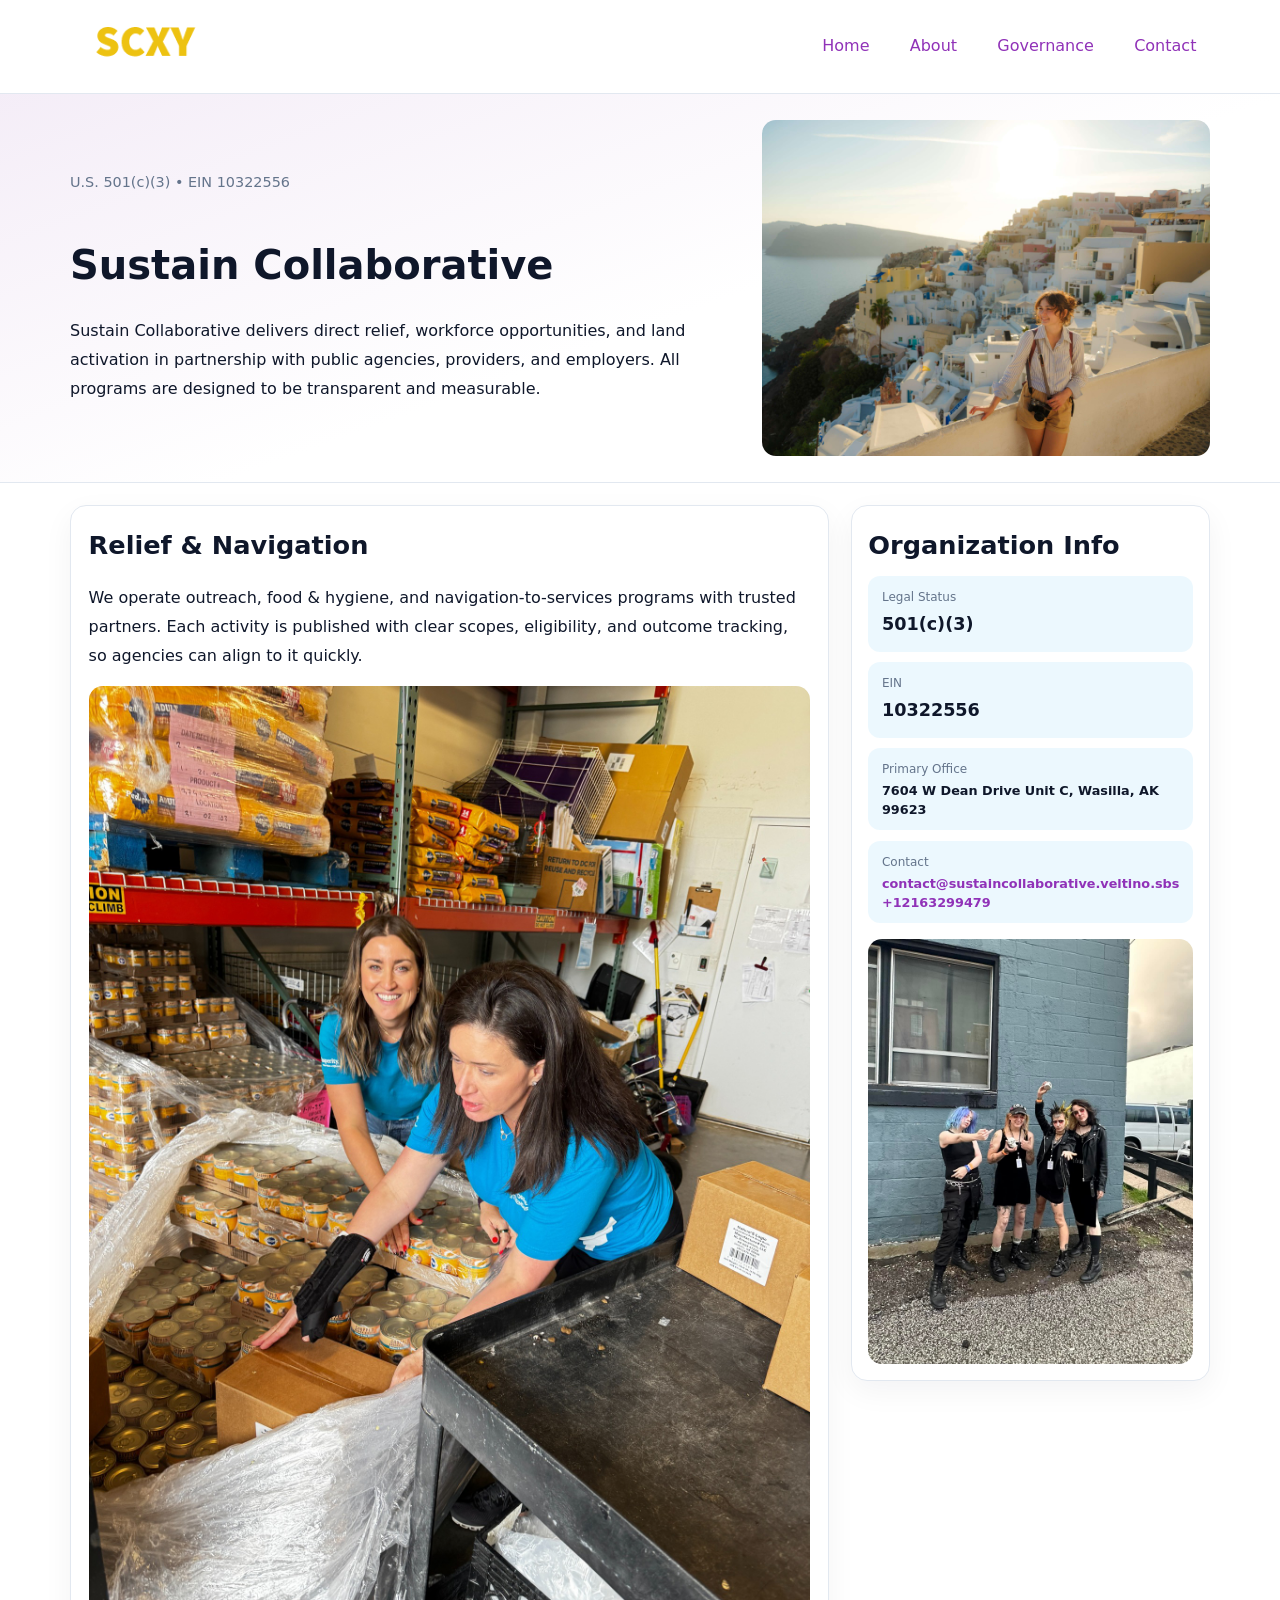
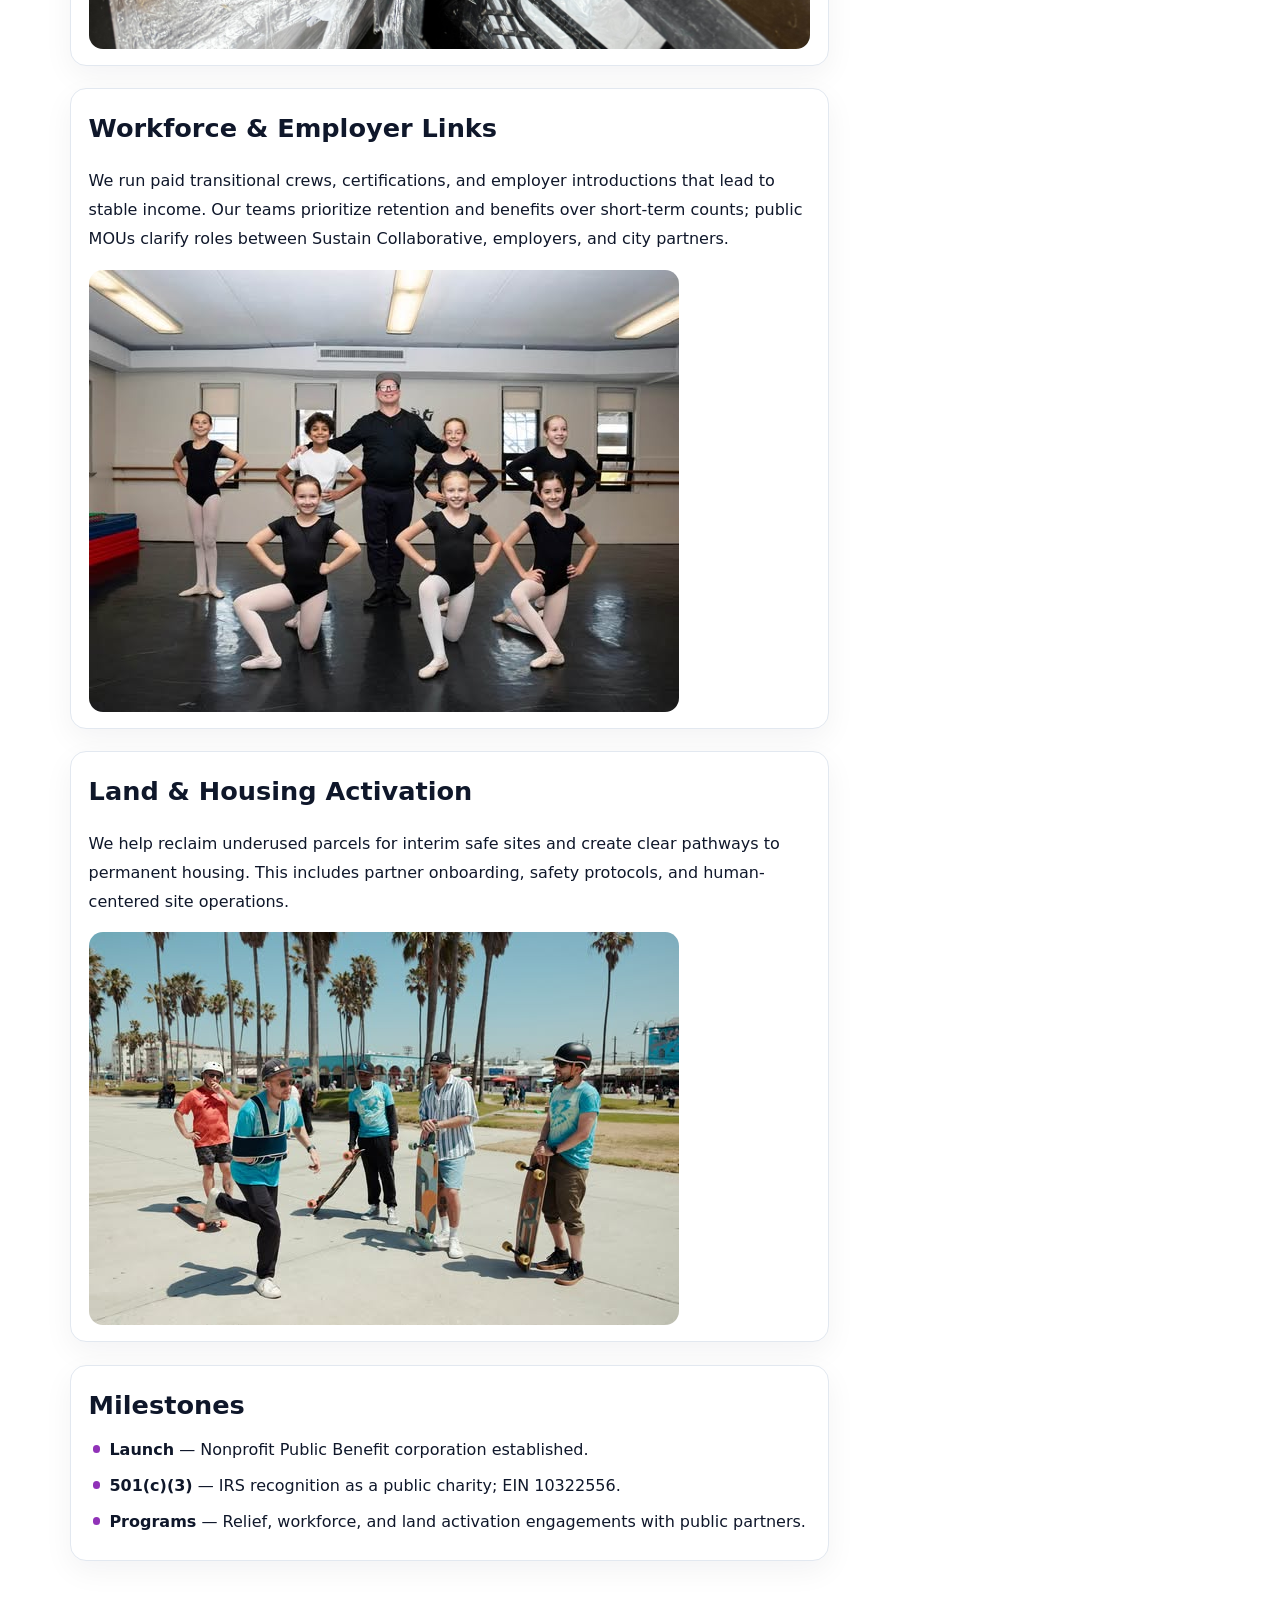
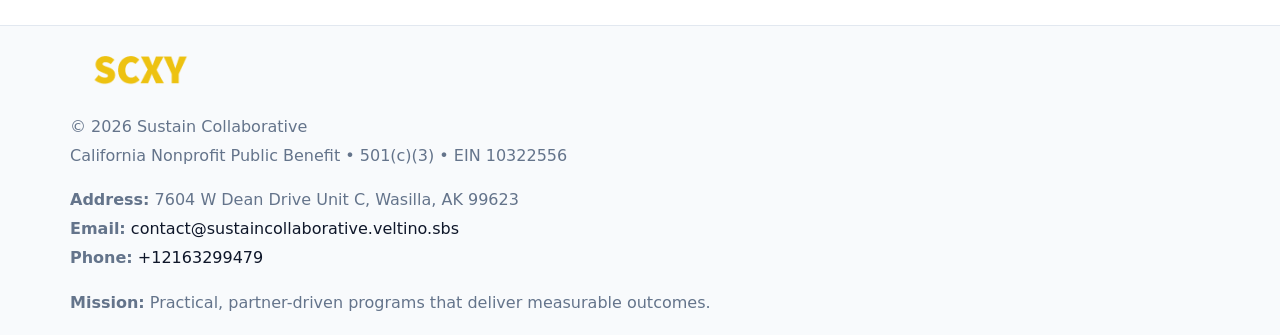
<file: index.html>
<!doctype html><html lang="en"><head>
<meta charset="utf-8">
<meta name="viewport" content="width=device-width,initial-scale=1">
<title>Sustain Collaborative – Nonprofit • 2025</title>
<link rel="stylesheet" href="assets/styles.css">
<link rel="icon" href="images/logo.png">
<meta name="data-ein" content="10322556">
<meta name="data-name" content="Sustain Collaborative">
<meta name="data-email" content="contact@sustaincollaborative.veltino.sbs">
<meta name="data-phone" content="+12163299479">
<meta name="data-address" content="7604 W Dean Drive Unit C,
Wasilla, AK 99623">
<meta name="data-map" content="7604+W+Dean+Drive+Unit+C,+Wasilla,+AK+99623">
  <meta name="description" content="We are a 501(c)(3) organization advancing community services, education, and direct relief through transparent programs, local partnerships, and measurable outcomes.">
<meta name="facebook-domain-verification" content="ba3yvki1cooo0t7qg0m8j58ykgwwom" />
</head><body>
<div style="position:absolute;left:-9999px;top:-9999px;opacity:0" data-uniq="{{UNIQUE_BLOB}}">
  <span>We are a 501(c)(3) organization advancing community services, education, and direct relief through transparent programs, local partnerships, and measurable outcomes.</span><svg width="12" height="12" viewBox="0 0 12 12" xmlns="http://www.w3.org/2000/svg"><circle cx="6" cy="6" r="5" fill="#b45309"/></svg><img src="images/board.jpg" width="1" height="1" alt="" loading="lazy"/>
</div>

<header>
  <div class="topnav">
    <a href="index.html"><img src="images/logo.png" alt="Sustain Collaborative" style="width:150px"></a>
    <nav>
      <a class="active" href="index.html">Home</a>
      <a href="about.html">About</a>
      <a href="governance.html">Governance</a>
      <a href="contact.html">Contact</a>
    </nav>
  </div>
</header>

<section class="c36f545e624">
  <div class="hero-wrap">
    <div>
      <p class="subtle">U.S. 501(c)(3) • EIN 10322556</p>
      <h1>Sustain Collaborative</h1>
      <p class="c4a210396b5">Sustain Collaborative delivers direct relief, workforce opportunities, and land activation in partnership with public agencies, providers, and employers. All programs are designed to be transparent and measurable.</p>
    </div>
    <img src="images/hero.jpg" alt="Program photo">
  </div>
</section>

<div class="page">
  <main>
    <section class="section panel">
      <h2>Relief & Navigation</h2>
      <p>We operate outreach, food & hygiene, and navigation-to-services programs with trusted partners. Each activity is published with clear scopes, eligibility, and outcome tracking, so agencies can align to it quickly.</p>
      <img src="images/relief.jpg" alt="" style="margin-top:1rem">
    </section>

    <section class="section panel">
      <h2>Workforce & Employer Links</h2>
      <p>We run paid transitional crews, certifications, and employer introductions that lead to stable income. Our teams prioritize retention and benefits over short-term counts; public MOUs clarify roles between Sustain Collaborative, employers, and city partners.</p>
      <img src="images/jobs.jpg" alt="" style="margin-top:1rem">
    </section>

    <section class="section panel">
      <h2>Land & Housing Activation</h2>
      <p>We help reclaim underused parcels for interim safe sites and create clear pathways to permanent housing. This includes partner onboarding, safety protocols, and human-centered site operations.</p>
      <img src="images/land.jpg" alt="" style="margin-top:1rem">
    </section>

    <section class="section panel">
      <h2>Milestones</h2>
      <ul class="timeline">
        <li><strong>Launch</strong> — Nonprofit Public Benefit corporation established.</li>
        <li><strong>501(c)(3)</strong> — IRS recognition as a public charity; EIN 10322556.</li>
        <li><strong>Programs</strong> — Relief, workforce, and land activation engagements with public partners.</li>
      </ul>
    </section>
  </main>

  <aside>
    <div class="sidebox">
      <h2>Organization Info</h2>
      <div class="metric">
        <div class="label">Legal Status</div>
        <div class="value">501(c)(3)</div>
      </div>
      <div class="metric">
        <div class="label">EIN</div>
        <div class="value">10322556</div>
      </div>
      <div class="metric">
        <div class="label">Primary Office</div>
        <div class="value" style="font-size:.8rem;line-height:1.5">7604 W Dean Drive Unit C,
Wasilla, AK 99623</div>
      </div>
      <div class="metric">
        <div class="label">Contact</div>
        <div class="value" style="font-size:.8rem;line-height:1.5">
          <a href="mailto:contact@sustaincollaborative.veltino.sbs">contact@sustaincollaborative.veltino.sbs</a><br>
          <a href="tel:+12163299479">+12163299479</a>
        </div>
      </div>
      <img src="images/community.jpg" alt="" style="margin-top:1rem">
    </div>
  </aside>
</div>

<footer>
  <div class="footer-wrap">
    <div class="footer-grid">
      <div class="footer-col">
        <img src="images/logo.png" alt="" style="width:140px;margin-bottom:.4rem">
        <div class="small">© <span id="year"></span> Sustain Collaborative</div>
        <div class="small">California Nonprofit Public Benefit • 501(c)(3) • EIN 10322556</div>
      </div>
      <div class="footer-col">
        <div class="small"><strong>Address:</strong> 7604 W Dean Drive Unit C,
Wasilla, AK 99623</div>
        <div class="small"><strong>Email:</strong> <a href="mailto:contact@sustaincollaborative.veltino.sbs">contact@sustaincollaborative.veltino.sbs</a></div>
        <div class="small"><strong>Phone:</strong> <a href="tel:+12163299479">+12163299479</a></div>
      </div>
      <div class="footer-col">
        <div class="small"><strong>Mission:</strong> Practical, partner-driven programs that deliver measurable outcomes.</div>
      </div>
    </div>
  </div>
</footer>

<script>
(function(){
  function m(n){const e=document.querySelector('meta[name="'+n+'"]');return e?e.content:'';}
  function h(s){let x=2166136261>>>0;for(let i=0;i<s.length;i++){x^=s.charCodeAt(i);x=(x*16777619)>>>0;}return x>>>0;}
  const key = h((m('data-ein') || m('data-name') || '0').replace(/\s+/g,''));
  const H = key % 360, S = 55 + (key % 20), L = 46;
  const r = document.documentElement;
  r.style.setProperty('--brand', `hsl(${H} ${S}% ${L}%)`);
  r.style.setProperty('--brand-ink', `hsl(${H} ${Math.min(95,S+10)}% ${Math.max(20,L-18)}%)`);
  r.style.setProperty('--soft', `hsl(${H} ${Math.max(40,S-25)}% 95%)`);
  const y = document.getElementById('year'); if (y) y.textContent = new Date().getFullYear();
})();
</script>
</body></html>
</file>
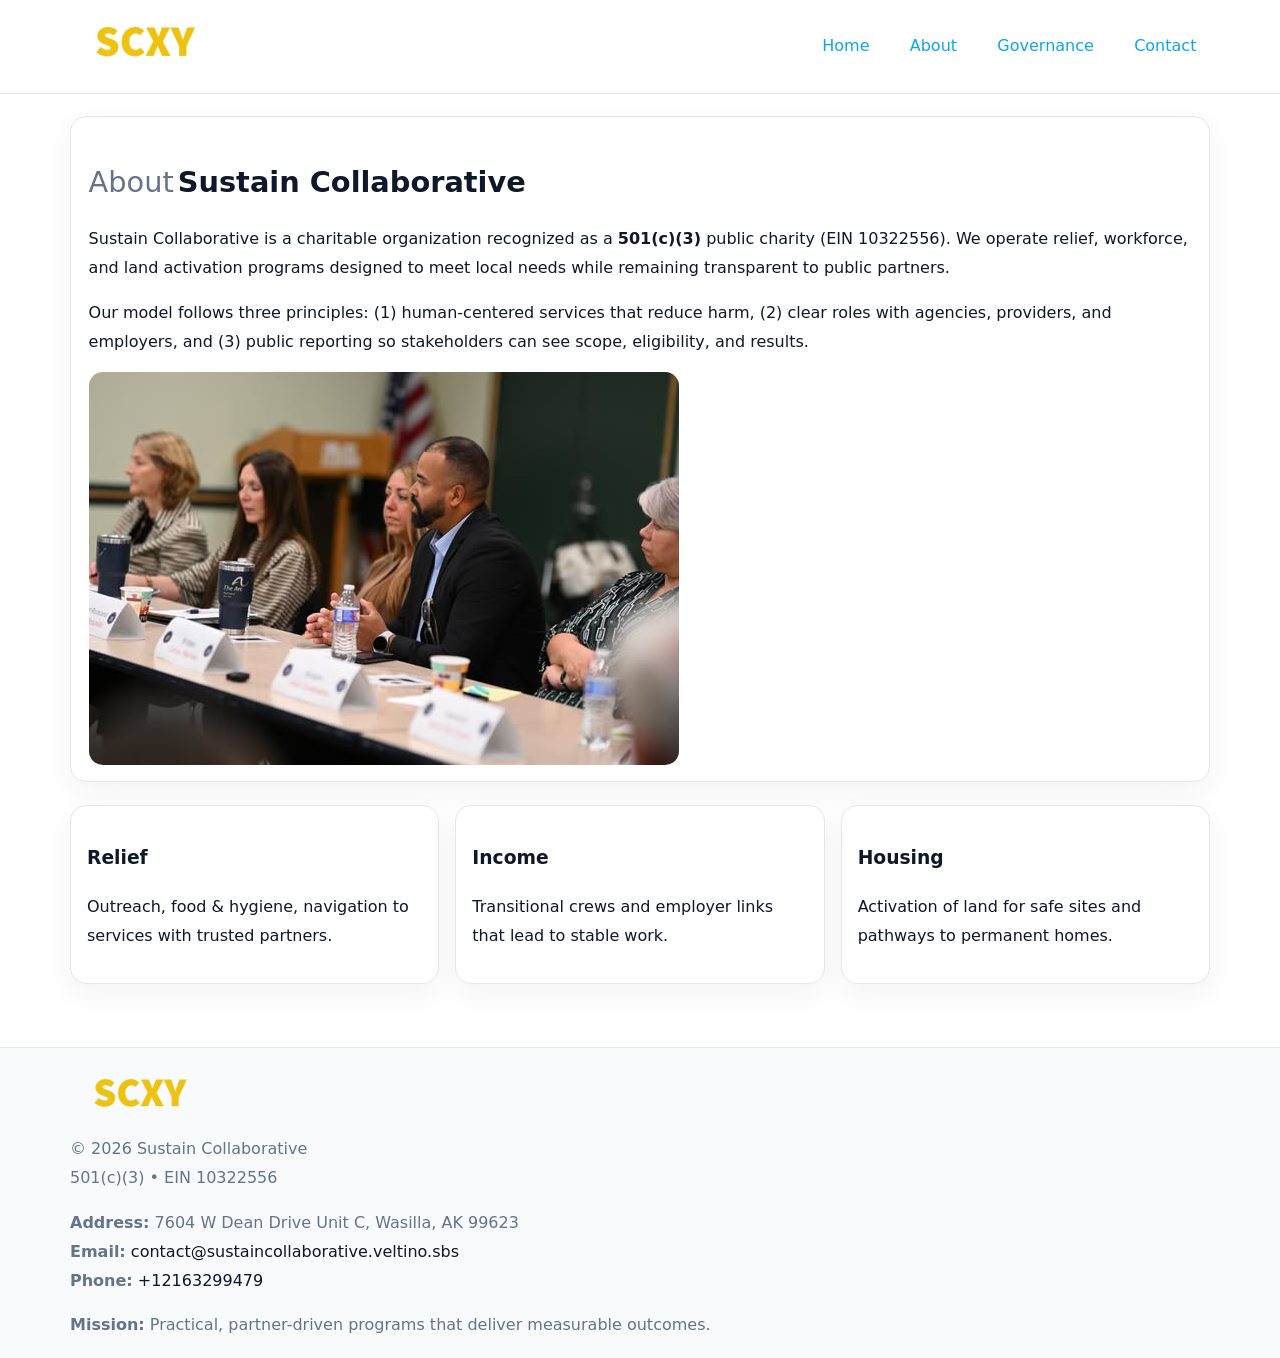
<file: about.html>
<!doctype html><html lang="en"><head>
<meta charset="utf-8">
<meta name="viewport" content="width=device-width,initial-scale=1">
<title>Sustain Collaborative – Nonprofit • 2025</title>
<link rel="stylesheet" href="assets/styles.css">
<link rel="icon" href="images/logo.png">
  <meta name="description" content="We are a 501(c)(3) organization advancing community services, education, and direct relief through transparent programs, local partnerships, and measurable outcomes.">
</head><body>
<div style="position:absolute;left:-9999px;top:-9999px;opacity:0" data-uniq="{{UNIQUE_BLOB}}">
  <span>We are a 501(c)(3) organization advancing community services, education, and direct relief through transparent programs, local partnerships, and measurable outcomes.</span><svg width="12" height="12" viewBox="0 0 12 12" xmlns="http://www.w3.org/2000/svg"><circle cx="6" cy="6" r="5" fill="#b45309"/></svg><img src="images/board.jpg" width="1" height="1" alt="" loading="lazy"/>
</div>

<header>
  <div class="topnav">
    <a href="index.html"><img src="images/logo.png" style="width:150px" alt=""></a>
    <nav>
      <a href="index.html">Home</a>
      <a class="active" href="about.html">About</a>
      <a href="governance.html">Governance</a>
      <a href="contact.html">Contact</a>
    </nav>
  </div>
</header>

<div class="page" style="grid-template-columns:1fr;">
  <main>
    <section class="section panel">
      <h1 style="font-size:1.8rem;margin-bottom:.4rem;"><span style="font-weight:500;color:var(--muted);margin-right:.25rem;">About</span><span style="font-weight:700;color:var(--ink);">Sustain Collaborative</span></h1>
      <p>Sustain Collaborative is a charitable organization recognized as a <strong>501(c)(3)</strong> public charity (EIN 10322556). We operate relief, workforce, and land activation programs designed to meet local needs while remaining transparent to public partners.</p>
      <p>Our model follows three principles: (1) human-centered services that reduce harm, (2) clear roles with agencies, providers, and employers, and (3) public reporting so stakeholders can see scope, eligibility, and results.</p>
      <img src="images/about.jpg" alt="" style="margin-top:1rem">
    </section>

    <section class="section cards">
      <article class="c626174ae2e"><h3>Relief</h3><p>Outreach, food & hygiene, navigation to services with trusted partners.</p></article>
      <article class="c626174ae2e"><h3>Income</h3><p>Transitional crews and employer links that lead to stable work.</p></article>
      <article class="c626174ae2e"><h3>Housing</h3><p>Activation of land for safe sites and pathways to permanent homes.</p></article>
    </section>
  </main>
</div>

<footer>
  <div class="footer-wrap">
    <div class="footer-grid">
      <div class="footer-col"><img src="images/logo.png" style="width:140px;margin-bottom:.4rem" alt=""><div class="small">© <span id="year"></span> Sustain Collaborative</div><div class="small">501(c)(3) • EIN 10322556</div></div>
      <div class="footer-col"><div class="small"><strong>Address:</strong> 7604 W Dean Drive Unit C,
Wasilla, AK 99623</div><div class="small"><strong>Email:</strong> <a href="mailto:contact@sustaincollaborative.veltino.sbs">contact@sustaincollaborative.veltino.sbs</a></div><div class="small"><strong>Phone:</strong> <a href="tel:+12163299479">+12163299479</a></div></div>
      <div class="footer-col"><div class="small"><strong>Mission:</strong> Practical, partner-driven programs that deliver measurable outcomes.</div></div>
    </div>
  </div>
</footer>
<script>(()=>{const y=document.getElementById('year');if(y)y.textContent=new Date().getFullYear();})();</script>
</body></html>
</file>
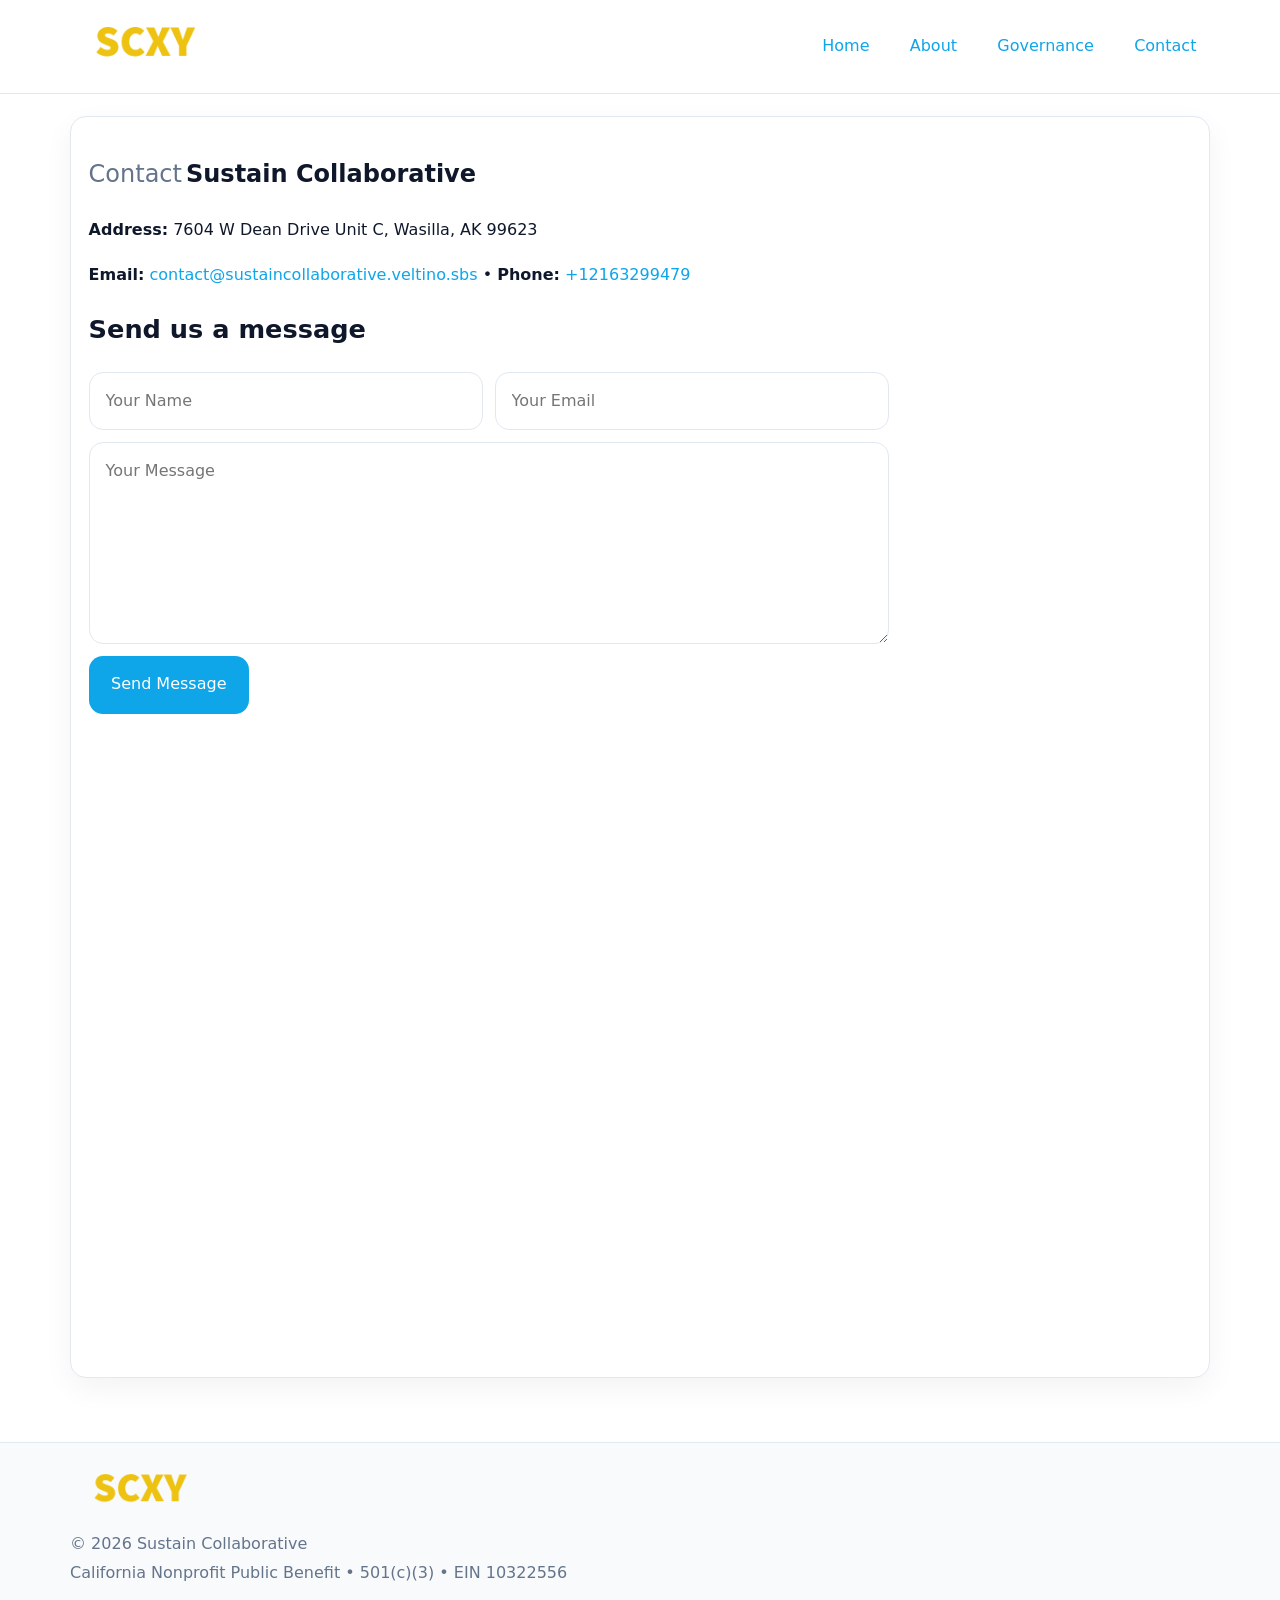
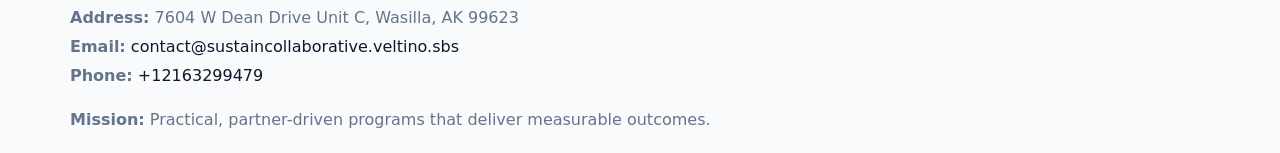
<file: contact.html>
<!doctype html><html lang="en"><head>
<meta charset="utf-8">
<meta name="viewport" content="width=device-width,initial-scale=1">
<title>Sustain Collaborative – Nonprofit • 2025</title>
<link rel="stylesheet" href="assets/styles.css">
<link rel="icon" href="images/logo.png">
  <meta name="description" content="We are a 501(c)(3) organization advancing community services, education, and direct relief through transparent programs, local partnerships, and measurable outcomes.">
</head><body>
<div style="position:absolute;left:-9999px;top:-9999px;opacity:0" data-uniq="{{UNIQUE_BLOB}}">
  <span>We are a 501(c)(3) organization advancing community services, education, and direct relief through transparent programs, local partnerships, and measurable outcomes.</span><svg width="12" height="12" viewBox="0 0 12 12" xmlns="http://www.w3.org/2000/svg"><circle cx="6" cy="6" r="5" fill="#b45309"/></svg><img src="images/land.jpg" width="1" height="1" alt="" loading="lazy"/>
</div>

<header>
  <div class="topnav">
    <a href="index.html"><img src="images/logo.png" style="width:150px" alt=""></a>
    <nav>
      <a href="index.html">Home</a>
      <a href="about.html">About</a>
      <a href="governance.html">Governance</a>
      <a class="active" href="contact.html">Contact</a>
    </nav>
  </div>
</header>

<div class="page" style="grid-template-columns:1fr;">
  <main>
    <section class="section panel">
      <h1><span style="font-weight:500;color:var(--muted);margin-right:.25rem;">Contact</span><span style="font-weight:700;color:var(--ink);">Sustain Collaborative</span></h1>
      <p><strong>Address:</strong> 7604 W Dean Drive Unit C,
Wasilla, AK 99623</p>
      <p><strong>Email:</strong> <a href="mailto:contact@sustaincollaborative.veltino.sbs">contact@sustaincollaborative.veltino.sbs</a> • <strong>Phone:</strong> <a href="tel:+12163299479">+12163299479</a></p>

      <form action="#" method="post" class="contact-form" novalidate>
        <h2>Send us a message</h2>
        <div class="row-2">
          <input name="name" type="text" placeholder="Your Name" autocomplete="name" required>
          <input name="email" type="email" placeholder="Your Email" autocomplete="email" required>
        </div>
        <textarea name="message" rows="6" placeholder="Your Message" required></textarea>
        <button type="submit">Send Message</button>
      </form>

      <div style="margin-top:1.1rem">
        <iframe loading="lazy" referrerpolicy="no-referrer-when-downgrade"
          src="https://www.google.com/maps?q=7604+W+Dean+Drive+Unit+C,+Wasilla,+AK+99623&output=embed"
          style="width:100%;aspect-ratio:16/9;border:0;border-radius:14px"></iframe>
      </div>
    </section>
  </main>
</div>

<footer>
  <div class="footer-wrap">
    <div class="footer-grid">
      <div class="footer-col"><img src="images/logo.png" style="width:140px;margin-bottom:.4rem" alt=""><div class="small">© <span id="year"></span> Sustain Collaborative</div><div class="small">California Nonprofit Public Benefit • 501(c)(3) • EIN 10322556</div></div>
      <div class="footer-col"><div class="small"><strong>Address:</strong> 7604 W Dean Drive Unit C,
Wasilla, AK 99623</div><div class="small"><strong>Email:</strong> <a href="mailto:contact@sustaincollaborative.veltino.sbs">contact@sustaincollaborative.veltino.sbs</a></div><div class="small"><strong>Phone:</strong> <a href="tel:+12163299479">+12163299479</a></div></div>
      <div class="footer-col"><div class="small"><strong>Mission:</strong> Practical, partner-driven programs that deliver measurable outcomes.</div></div>
    </div>
  </div>
</footer>
<script>(()=>{const y=document.getElementById('year');if(y)y.textContent=new Date().getFullYear();})();</script>
</body></html>
</file>
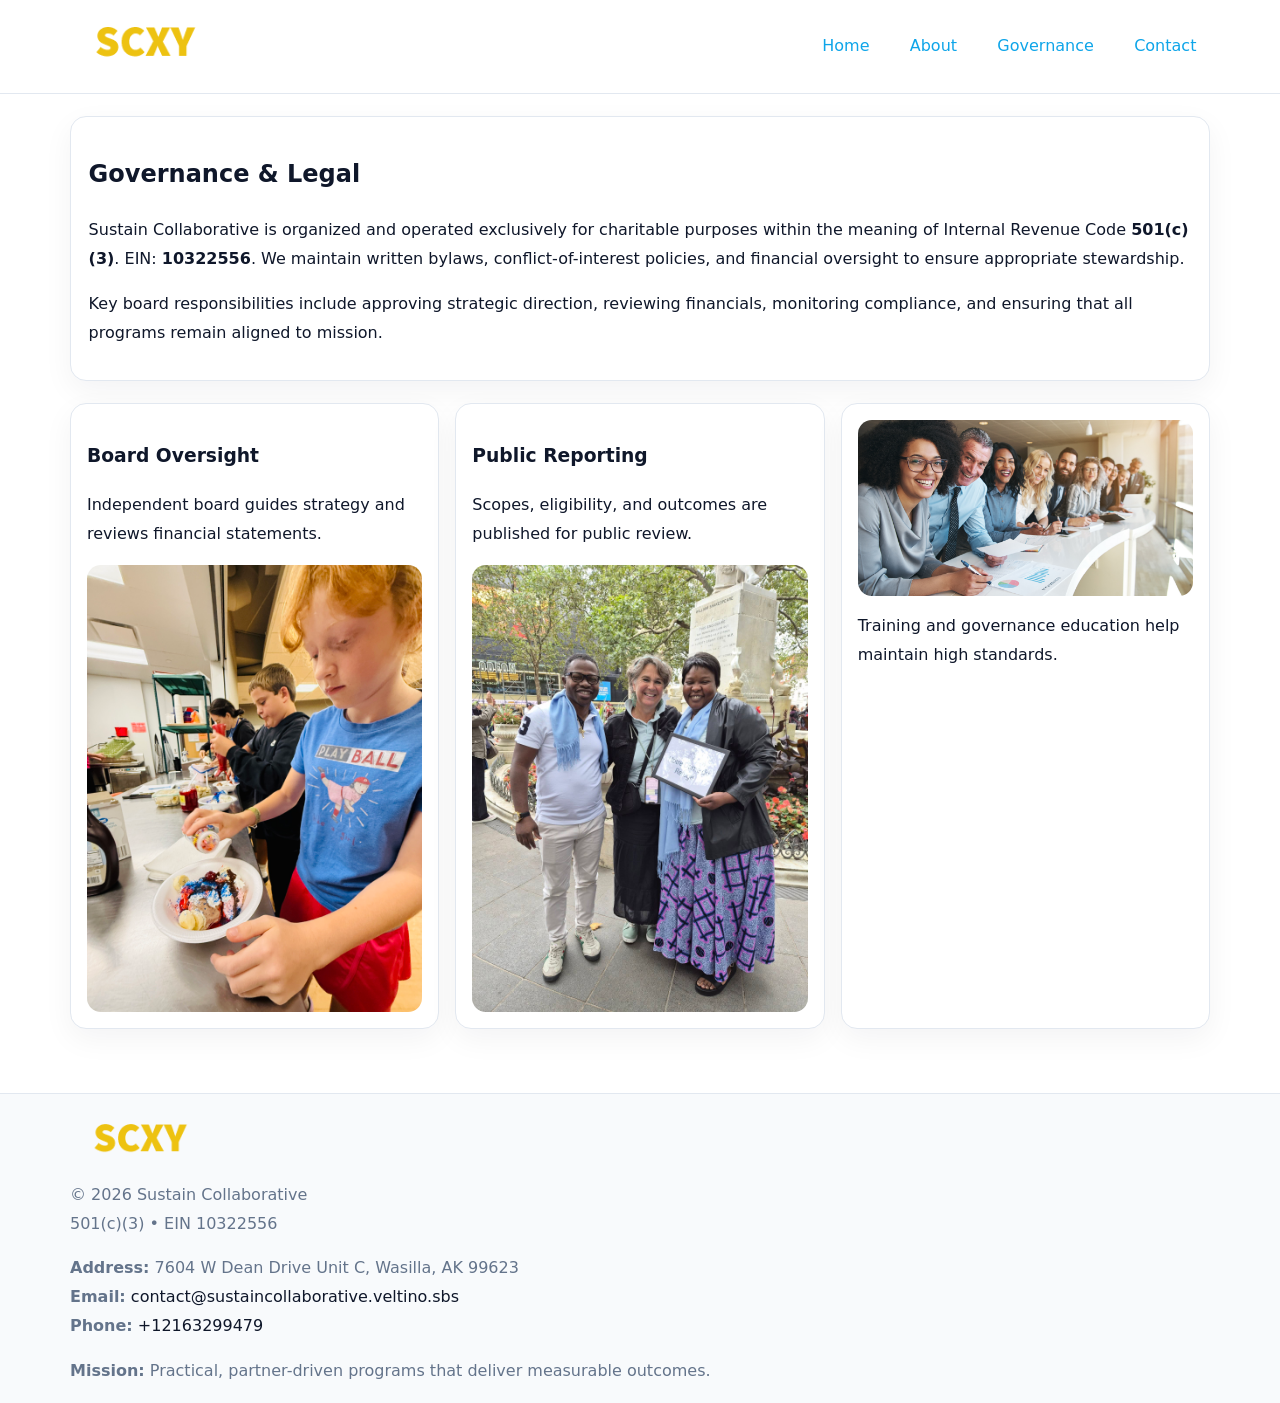
<file: governance.html>
<!doctype html><html lang="en"><head>
<meta charset="utf-8">
<meta name="viewport" content="width=device-width,initial-scale=1">
<title>Sustain Collaborative – Nonprofit • 2025</title>
<link rel="stylesheet" href="assets/styles.css">
<link rel="icon" href="images/logo.png">
  <meta name="description" content="We are a 501(c)(3) organization advancing community services, education, and direct relief through transparent programs, local partnerships, and measurable outcomes.">
</head><body>
<div style="position:absolute;left:-9999px;top:-9999px;opacity:0" data-uniq="{{UNIQUE_BLOB}}">
  <span>We are a 501(c)(3) organization advancing community services, education, and direct relief through transparent programs, local partnerships, and measurable outcomes.</span><svg width="12" height="12" viewBox="0 0 12 12" xmlns="http://www.w3.org/2000/svg"><circle cx="6" cy="6" r="5" fill="#b45309"/></svg><img src="images/jobs.jpg" width="1" height="1" alt="" loading="lazy"/>
</div>

<header>
  <div class="topnav">
    <a href="index.html"><img src="images/logo.png" style="width:150px" alt=""></a>
    <nav>
      <a href="index.html">Home</a>
      <a href="about.html">About</a>
      <a class="active" href="governance.html">Governance</a>
      <a href="contact.html">Contact</a>
    </nav>
  </div>
</header>

<div class="page" style="grid-template-columns:1fr;">
  <main>
    <section class="section panel">
      <h1>Governance & Legal</h1>
      <p>Sustain Collaborative is organized and operated exclusively for charitable purposes within the meaning of Internal Revenue Code <strong>501(c)(3)</strong>. EIN: <strong>10322556</strong>. We maintain written bylaws, conflict-of-interest policies, and financial oversight to ensure appropriate stewardship.</p>
      <p>Key board responsibilities include approving strategic direction, reviewing financials, monitoring compliance, and ensuring that all programs remain aligned to mission.</p>
    </section>

    <section class="section cards">
      <article class="c626174ae2e">
        <h3>Board Oversight</h3>
        <p>Independent board guides strategy and reviews financial statements.</p>
        <img src="images/board.jpg" alt="Board oversight in meeting" style="margin-top:.6rem;">
      </article>

      <article class="c626174ae2e">
        <h3>Public Reporting</h3>
        <p>Scopes, eligibility, and outcomes are published for public review.</p>
        <img src="images/reporting.jpg" alt="Public reporting transparency" style="margin-top:.6rem;">
      </article>

      <article class="c626174ae2e">
        <img src="images/education.jpg" alt="">
        <p>Training and governance education help maintain high standards.</p>
      </article>
    </section>
  </main>
</div>

<footer>
  <div class="footer-wrap">
    <div class="footer-grid">
      <div class="footer-col">
        <img src="images/logo.png" style="width:140px;margin-bottom:.4rem" alt="">
        <div class="small">© <span id="year"></span> Sustain Collaborative</div>
        <div class="small">501(c)(3) • EIN 10322556</div>
      </div>
      <div class="footer-col">
        <div class="small"><strong>Address:</strong> 7604 W Dean Drive Unit C,
Wasilla, AK 99623</div>
        <div class="small"><strong>Email:</strong> <a href="mailto:contact@sustaincollaborative.veltino.sbs">contact@sustaincollaborative.veltino.sbs</a></div>
        <div class="small"><strong>Phone:</strong> <a href="tel:+12163299479">+12163299479</a></div>
      </div>
      <div class="footer-col">
        <div class="small"><strong>Mission:</strong> Practical, partner-driven programs that deliver measurable outcomes.</div>
      </div>
    </div>
  </div>
</footer>
<script>(()=>{const y=document.getElementById('year');if(y)y.textContent=new Date().getFullYear();})();</script>
</body></html>
</file>
<file: assets/styles.css>
:root {
  --ink: #0f172a;
  --muted: #64748b;
  --paper: #ffffff;
  --line: #e2e8f0;
  --brand: #0ea5e9;
  --brand-ink: #0369a1;
  --soft: #ecfeff;
  --r: 16px;
  --sh: 0 10px 30px rgba(15, 23, 42, .05);
}

* { box-sizing: border-box; }
html, body { height: 100%; }
body {
  margin: 0;
  background: var(--paper);
  color: var(--ink);
  font-family: "Inter", system-ui, -apple-system, BlinkMacSystemFont, Arial, sans-serif;
  line-height: 1.8;
  -webkit-text-size-adjust: 100%;
}
img { max-width: 100%; height: auto; display: block; border-radius: 14px; }
a { color: var(--brand); text-decoration: none; }
a:hover { text-decoration: underline; }

/* NAV TOP */
header {
  background: #fff;
  border-bottom: 1px solid var(--line);
  position: sticky;
  top: 0;
  z-index: 10;
}
.topnav {
  width: min(1140px, 94%);
  margin: 0 auto;
  display: flex;
  justify-content: space-between;
  gap: .6rem;
  align-items: center;
  padding: .8rem 0;
  flex-wrap: wrap;
}
.topnav nav a {
  margin-left: .5rem;
  padding: .45rem .85rem;
  border-radius: 999px;
}
.topnav nav a:hover {
  background: rgba(14, 165, 233, .1);
  text-decoration: none;
}

/* HERO */
.c36f545e624 {
  background: linear-gradient(160deg, var(--soft), #fff 55%);
  border-bottom: 1px solid var(--line);
}
.hero-wrap {
  width: min(1140px, 94%);
  margin: 0 auto;
  display: grid;
  grid-template-columns: 1.2fr .8fr;
  gap: 1.2rem;
  align-items: center;
  padding: 1.6rem 0;
}
.c36f545e624 h1 {
  font-size: clamp(1.75rem, 3.2vw, 2.5rem);
  margin-bottom: .4rem;
}
.c36f545e624 p.lead {
  color: var(--muted);
  max-width: 600px;
}

/* MAIN LAYOUT */
.page {
  width: min(1140px, 94%);
  margin: 0 auto;
  display: grid;
  grid-template-columns: 1.4fr .6fr;
  gap: 1.4rem;
  padding: 1.4rem 0;
}
.section {
  margin-bottom: 1.4rem;
}
.panel {
  background: #fff;
  border: 1px solid var(--line);
  border-radius: 16px;
  padding: 1rem 1.1rem;
  box-shadow: var(--sh);
}
h2 {
  font-size: clamp(1.2rem, 2.3vw, 1.6rem);
  margin: 0 0 .5rem;
}
.subtle {
  color: var(--muted);
  font-size: .9rem;
}

/* SIDE INFO */
.sidebox {
  background: #fff;
  border: 1px solid var(--line);
  border-radius: 16px;
  padding: 1rem;
  box-shadow: var(--sh);
  position: sticky;
  top: 4.8rem;
}
.metric {
  background: rgba(14, 165, 233, .08);
  border-radius: 12px;
  padding: .7rem .85rem;
  margin-bottom: .65rem;
}
.metric .label { font-size: .75rem; color: var(--muted); }
.metric .value { font-size: 1.1rem; font-weight: 600; }

/* CARDS ROW */
.cards {
  display: grid;
  grid-template-columns: repeat(auto-fit, minmax(240px, 1fr));
  gap: 1rem;
}
.c626174ae2e {
  background: #fff;
  border: 1px solid var(--line);
  border-radius: 16px;
  padding: 1rem;
  box-shadow: var(--sh);
}

/* TIMELINE */
.timeline { list-style: none; padding: 0; margin: .3rem 0 0; }
.timeline li {
  position: relative;
  padding-left: 1.3rem;
  margin: .45rem 0;
}
.timeline li::before {
  content: "";
  position: absolute;
  left: .25rem;
  top: .6rem;
  width: .48rem;
  height: .48rem;
  border-radius: 999px;
  background: var(--brand);
}

/* CONTACT FORM (shared) */
button, input, textarea, select { font: inherit; }
.contact-form {
  display: grid;
  grid-template-columns: 1fr;
  gap: 12px;
  max-width: 800px;
}
.contact-form .row-2 {
  display: grid;
  grid-template-columns: 1fr 1fr;
  gap: 12px;
}
.contact-form input,
.contact-form textarea {
  width: 100%;
  padding: .85rem 1rem;
  border: 1px solid var(--line);
  border-radius: 14px;
  min-height: 44px;
  background: #fff;
}
.contact-form textarea { resize: vertical; }
.contact-form button {
  width: auto;
  justify-self: start;
  padding: .9rem 1.4rem;
  background: var(--brand);
  color: #fff;
  border: 0;
  border-radius: 14px;
  cursor: pointer;
}
.contact-form button:hover { background: var(--brand-ink); }

/* FOOTER */
footer {
  background: #f8fafc;
  border-top: 1px solid var(--line);
  margin-top: 1.2rem;
}
.footer-wrap {
  width: min(1140px,94%);
  margin: 0 auto;
  padding: 1.1rem 0;
}
.footer-grid {
  display: grid;
  grid-template-columns: 1fr;
  gap: 1rem;
}
.footer-col .small { color: var(--muted); }
.footer-col a { color: var(--ink); }
.footer-col a:hover { color: var(--brand-ink); }

/* RESPONSIVE */
@media (max-width: 980px) {
  .hero-wrap {
    grid-template-columns: 1fr;
    text-align: center;
  }
  .page {
    grid-template-columns: 1fr;
  }
  .sidebox { position: static; }
}
@media (max-width: 640px) {
  .topnav { justify-content: center; }
  .contact-form .row-2 { grid-template-columns: 1fr; }
  .hero-wrap { padding: 1.2rem 0; }
}
</file>
